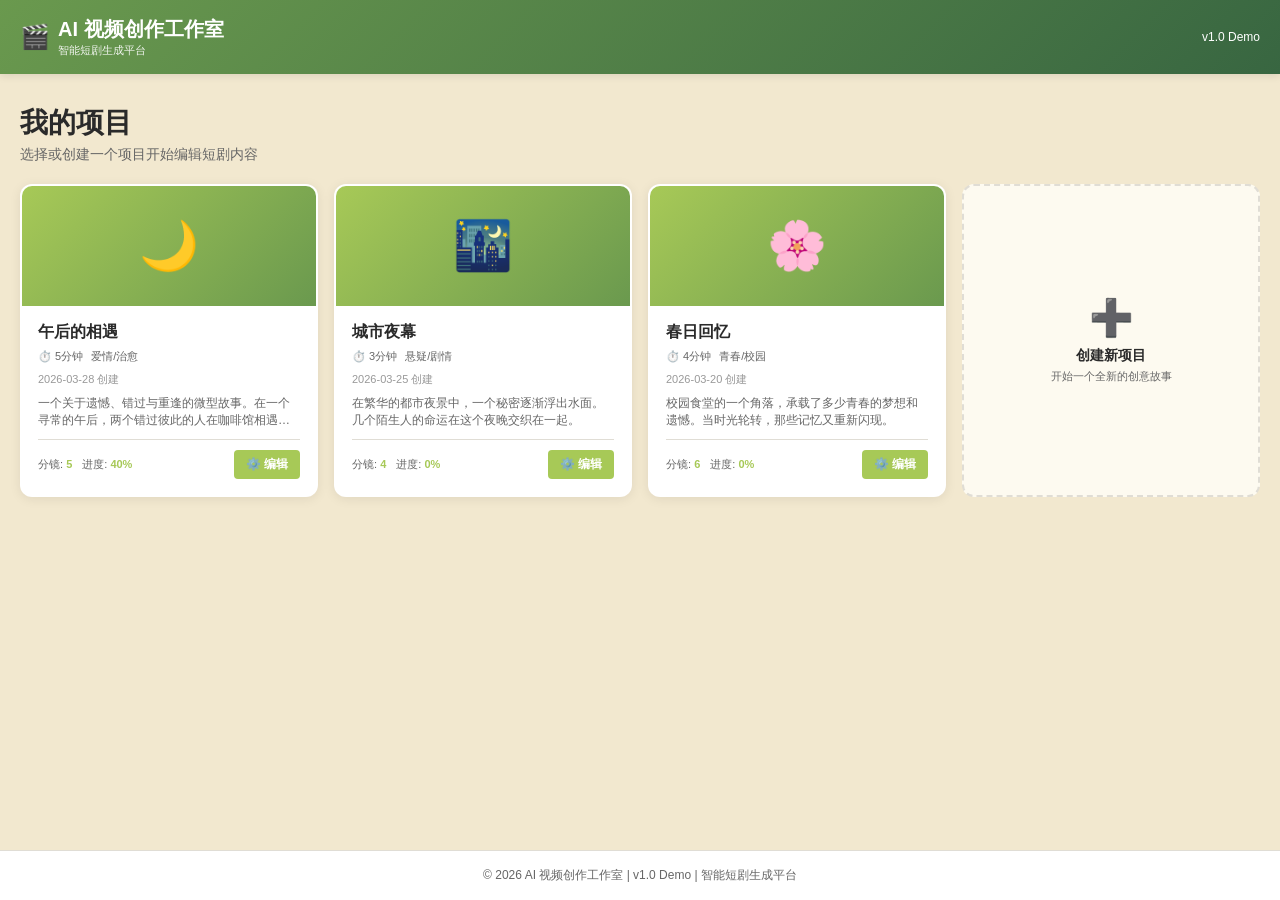
<file: index.html>
<!DOCTYPE html>
<html lang="zh-CN">
<head>
    <meta charset="UTF-8">
    <meta name="viewport" content="width=device-width, initial-scale=1.0">
    <title>AI 视频生成工作室 - 项目仪表板</title>
    <style>
        * {
            margin: 0;
            padding: 0;
            box-sizing: border-box;
        }

        body {
            background-color: #F2E8CF;
            font-family: -apple-system, BlinkMacSystemFont, 'Segoe UI', Roboto, 'Helvetica Neue', Arial, sans-serif;
            display: flex;
            flex-direction: column;
            min-height: 100vh;
        }

        main {
            flex: 1;
        }

        /* 顶部导航 */
        .header {
            background: linear-gradient(135deg, #6A994E 0%, #386641 100%);
            color: white;
            padding: 16px 20px;
            box-shadow: 0 2px 8px rgba(0, 0, 0, 0.1);
        }

        .header-content {
            max-width: 1600px;
            margin: 0 auto;
            display: flex;
            justify-content: space-between;
            align-items: center;
        }

        .logo {
            display: flex;
            align-items: center;
            gap: 8px;
        }

        .logo-text h1 {
            margin: 0;
            font-size: 20px;
            font-weight: 600;
        }

        .logo-text p {
            margin: 0;
            font-size: 11px;
            opacity: 0.9;
        }

        /* 仪表板容器 */
        .dashboard-container {
            max-width: 1600px;
            margin: 30px auto;
            padding: 0 20px;
        }

        .dashboard-title {
            font-size: 28px;
            font-weight: 700;
            color: #2a2a2a;
            margin-bottom: 4px;
        }

        .dashboard-subtitle {
            font-size: 14px;
            color: #666666;
            margin-bottom: 20px;
        }

        /* 项目网格 */
        .projects-grid {
            display: grid;
            grid-template-columns: repeat(5, 1fr);
            gap: 16px;
            margin-bottom: 20px;
        }

        /* 项目卡片 */
        .project-card {
            background: white;
            border-radius: 12px;
            overflow: hidden;
            box-shadow: 0 2px 12px rgba(0, 0, 0, 0.08);
            transition: all 0.3s ease;
            cursor: pointer;
            display: flex;
            flex-direction: column;
            border: 2px solid transparent;
        }

        .project-card:hover {
            transform: translateY(-4px);
            box-shadow: 0 8px 24px rgba(0, 0, 0, 0.12);
            border-color: #A7C957;
        }

        .project-card-image {
            width: 100%;
            height: 120px;
            background: linear-gradient(135deg, #A7C957 0%, #6A994E 100%);
            display: flex;
            align-items: center;
            justify-content: center;
            font-size: 48px;
        }

        .project-card-content {
            padding: 16px;
            flex: 1;
            display: flex;
            flex-direction: column;
        }

        .project-card-title {
            font-size: 16px;
            font-weight: 600;
            color: #2a2a2a;
            margin-bottom: 6px;
        }

        .project-card-meta {
            display: flex;
            gap: 8px;
            font-size: 11px;
            color: #666666;
            margin-bottom: 8px;
        }

        .project-card-meta span {
            display: flex;
            align-items: center;
            gap: 2px;
        }

        .project-card-desc {
            font-size: 12px;
            color: #666666;
            line-height: 1.4;
            margin-bottom: auto;
            min-height: 30px;
            display: -webkit-box;
            -webkit-line-clamp: 2;
            line-clamp: 2;
            -webkit-box-orient: vertical;
            overflow: hidden;
        }

        .project-card-footer {
            display: flex;
            justify-content: space-between;
            align-items: center;
            padding-top: 10px;
            border-top: 1px solid #e0ddd5;
            margin-top: 10px;
        }

        .project-stats {
            display: flex;
            gap: 10px;
            font-size: 11px;
        }

        .stat-item {
            color: #666666;
        }

        .stat-value {
            font-weight: 600;
            color: #A7C957;
        }

        .project-btn {
            background-color: #A7C957;
            color: white;
            border: none;
            padding: 6px 12px;
            border-radius: 4px;
            font-size: 12px;
            font-weight: 600;
            cursor: pointer;
            transition: all 0.3s ease;
            white-space: nowrap;
        }

        .project-btn:hover {
            background-color: #95b84e;
            transform: scale(1.05);
        }

        .project-btn:active {
            transform: scale(0.98);
        }

        /* 新建项目卡片 */
        .create-project-card {
            background: #fdfaf0;
            border: 2px dashed #e0ddd5;
            border-radius: 12px;
            padding: 20px 16px;
            display: flex;
            flex-direction: column;
            align-items: center;
            justify-content: center;
            cursor: pointer;
            transition: all 0.3s ease;
        }

        .create-project-card:hover {
            border-color: #A7C957;
            background: #f5f0e8;
        }

        .create-icon {
            font-size: 36px;
            margin-bottom: 8px;
        }

        .create-text {
            font-size: 14px;
            font-weight: 600;
            color: #2a2a2a;
            text-align: center;
        }

        .create-subtext {
            font-size: 11px;
            color: #666666;
            text-align: center;
            margin-top: 4px;
        }

        /* 页脚 */
        .footer {
            background: white;
            border-top: 1px solid #e0ddd5;
            padding: 16px 20px;
            margin-top: auto;
            text-align: center;
            color: #666666;
            font-size: 12px;
        }

        /* 响应式 */
        @media (max-width: 1400px) {
            .projects-grid {
                grid-template-columns: repeat(4, 1fr);
            }
        }

        @media (max-width: 1024px) {
            .projects-grid {
                grid-template-columns: repeat(3, 1fr);
            }
        }

        @media (max-width: 768px) {
            .projects-grid {
                grid-template-columns: repeat(2, 1fr);
                gap: 12px;
            }

            .header-content {
                flex-direction: column;
                gap: 12px;
                text-align: center;
            }

            .dashboard-container {
                padding: 0 12px;
            }

            .dashboard-title {
                font-size: 22px;
            }
        }

        @media (max-width: 480px) {
            .projects-grid {
                grid-template-columns: 1fr;
            }
        }
    </style>
</head>
<body>
    <!-- 顶部导航 -->
    <header class="header">
        <div class="header-content">
            <div class="logo">
                <div style="font-size: 24px;">🎬</div>
                <div class="logo-text">
                    <h1>AI 视频创作工作室</h1>
                    <p>智能短剧生成平台</p>
                </div>
            </div>
            <div style="color: white; font-size: 12px;">v1.0 Demo</div>
        </div>
    </header>

    <!-- 主内容 -->
    <main>
        <div class="dashboard-container">
        <h2 class="dashboard-title">我的项目</h2>
        <p class="dashboard-subtitle">选择或创建一个项目开始编辑短剧内容</p>

        <!-- 项目网格 -->
        <div class="projects-grid">
            <!-- 项目1: 午后的相遇 -->
            <div class="project-card" style="cursor: default;">
                <div class="project-card-image">🌙</div>
                <div class="project-card-content">
                    <div class="project-card-title">午后的相遇</div>
                    <div class="project-card-meta">
                        <span>⏱️ 5分钟</span>
                        <span>爱情/治愈</span>
                    </div>
                    <div style="font-size: 11px; color: #999; margin-bottom: 8px;">2026-03-28 创建</div>
                    <p class="project-card-desc">
                        一个关于遗憾、错过与重逢的微型故事。在一个寻常的午后，两个错过彼此的人在咖啡馆相遇，却在最后一刻再次错过。
                    </p>
                    <div class="project-card-footer">
                        <div class="project-stats">
                            <div class="stat-item">分镜: <span class="stat-value">5</span></div>
                            <div class="stat-item">进度: <span class="stat-value">40%</span></div>
                        </div>
                        <div style="display: flex; gap: 8px;">
                            <button class="project-btn" onclick="goToProject('dashboard.html')" style="flex: 1;">⚙️ 编辑</button>
                        </div>
                    </div>
                </div>
            </div>

            <!-- 项目2: 城市夜幕 -->
            <div class="project-card" style="cursor: default;">
                <div class="project-card-image">🌃</div>
                <div class="project-card-content">
                    <div class="project-card-title">城市夜幕</div>
                    <div class="project-card-meta">
                        <span>⏱️ 3分钟</span>
                        <span>悬疑/剧情</span>
                    </div>
                    <div style="font-size: 11px; color: #999; margin-bottom: 8px;">2026-03-25 创建</div>
                    <p class="project-card-desc">
                        在繁华的都市夜景中，一个秘密逐渐浮出水面。几个陌生人的命运在这个夜晚交织在一起。
                    </p>
                    <div class="project-card-footer">
                        <div class="project-stats">
                            <div class="stat-item">分镜: <span class="stat-value">4</span></div>
                            <div class="stat-item">进度: <span class="stat-value">0%</span></div>
                        </div>
                        <div style="display: flex; gap: 8px;">
                            <button class="project-btn" onclick="return false;" style="flex: 1;">⚙️ 编辑</button>
                        </div>
                    </div>
                </div>
            </div>

            <!-- 项目3: 春日回忆 -->
            <div class="project-card" style="cursor: default;">
                <div class="project-card-image">🌸</div>
                <div class="project-card-content">
                    <div class="project-card-title">春日回忆</div>
                    <div class="project-card-meta">
                        <span>⏱️ 4分钟</span>
                        <span>青春/校园</span>
                    </div>
                    <div style="font-size: 11px; color: #999; margin-bottom: 8px;">2026-03-20 创建</div>
                    <p class="project-card-desc">
                        校园食堂的一个角落，承载了多少青春的梦想和遗憾。当时光轮转，那些记忆又重新闪现。
                    </p>
                    <div class="project-card-footer">
                        <div class="project-stats">
                            <div class="stat-item">分镜: <span class="stat-value">6</span></div>
                            <div class="stat-item">进度: <span class="stat-value">0%</span></div>
                        </div>
                        <div style="display: flex; gap: 8px;">
                            <button class="project-btn" onclick="return false;" style="flex: 1;">⚙️ 编辑</button>
                        </div>
                    </div>
                </div>
            </div>

            <!-- 创建新项目卡片 -->
            <div class="create-project-card" onclick="alert('新建项目功能即将上线...')">
                <div class="create-icon">➕</div>
                <div class="create-text">创建新项目</div>
                <div class="create-subtext">开始一个全新的创意故事</div>
            </div>
        </div>
        </div>
    </main>

    <!-- 页脚 -->
    <footer class="footer">
        <p>© 2026 AI 视频创作工作室 | v1.0 Demo | 智能短剧生成平台</p>
    </footer>

    <script>
        function goToProject(url) {
            window.location.href = url;
        }
    </script>
</body>
</html>
</file>
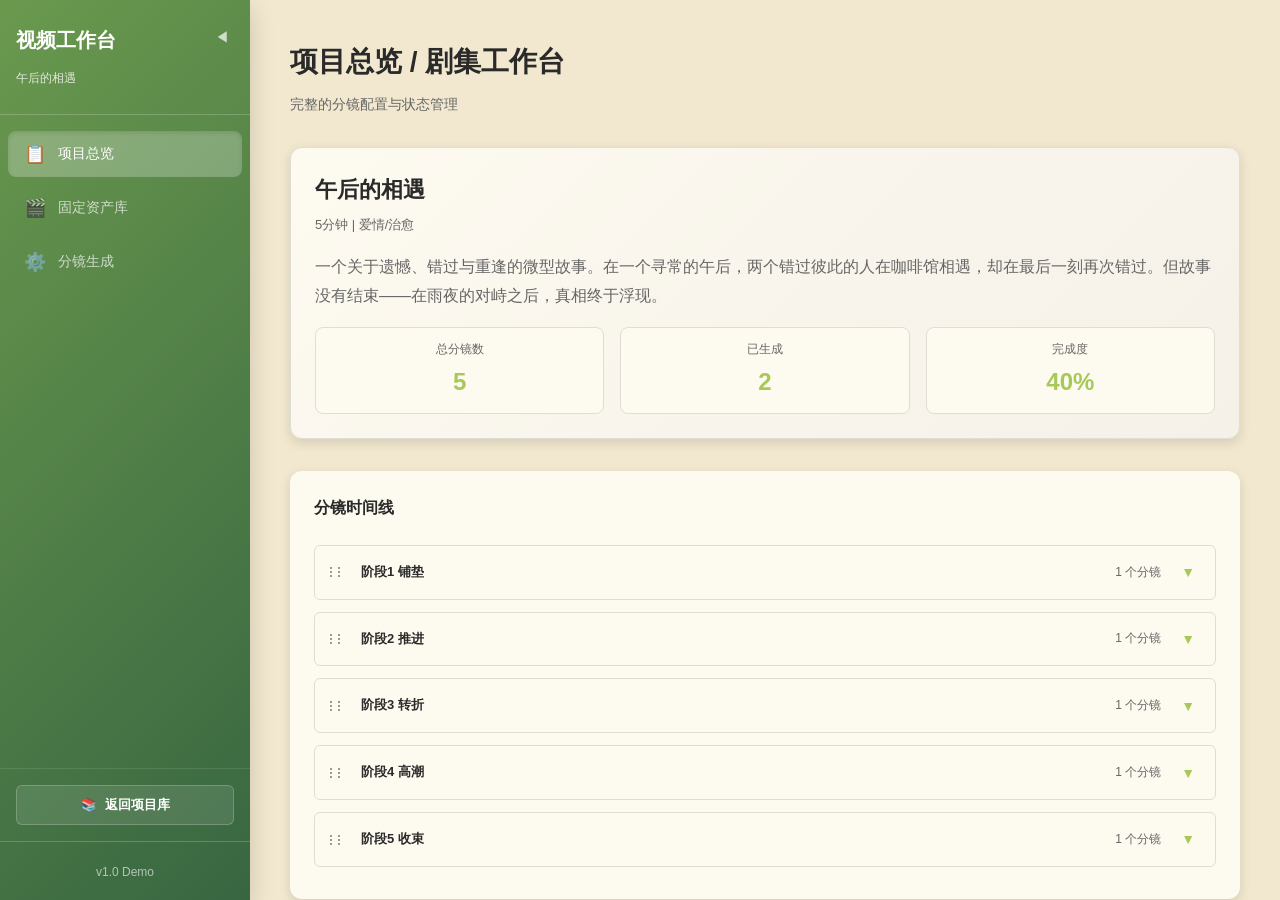
<file: dashboard.html>
<!DOCTYPE html>
<html lang="zh-CN">
<head>
    <meta charset="UTF-8">
    <meta name="viewport" content="width=device-width, initial-scale=1.0">
    <title>AI 视频生成控制工作台</title>
    <link rel="stylesheet" href="styles.css">
</head>
<body>
    <!-- 侧边栏导航 -->
    <aside class="sidebar" id="sidebar">
        <div class="sidebar-header">
            <div style="display: flex; justify-content: space-between; align-items: flex-start; width: 100%;">
                <div>
                    <h1>视频工作台</h1>
                    <span class="project-title">午后的相遇</span>
                </div>
                <button id="sidebarToggle" class="sidebar-toggle" onclick="toggleSidebar()">
                    <span class="toggle-icon">◀</span>
                </button>
            </div>
        </div>
        <nav class="sidebar-nav">
            <button class="nav-btn active" data-page="overview">
                <span class="nav-icon">📋</span>
                <span>项目总览</span>
            </button>
            <button class="nav-btn" data-page="assets">
                <span class="nav-icon">🎬</span>
                <span>固定资产库</span>
            </button>
            <button class="nav-btn" data-page="control">
                <span class="nav-icon">⚙️</span>
                <span>分镜生成</span>
            </button>
        </nav>
        <div style="padding: 16px; margin-top: auto; border-top: 1px solid rgba(255,255,255,0.1);">
            <button onclick="window.location.href='index.html'" style="width: 100%; padding: 10px 16px; background-color: rgba(255,255,255,0.1); color: white; border: 1px solid rgba(255,255,255,0.2); border-radius: 6px; font-size: 13px; font-weight: 600; cursor: pointer; transition: all 0.3s ease;">
                <span style="margin-right: 8px;">📚</span>返回项目库
            </button>
        </div>
        <div class="sidebar-footer">
            <span class="version">v1.0 Demo</span>
        </div>
    </aside>

    <!-- 主内容区 -->
    <main class="main-content">
        <!-- 页面1：项目总览 -->
        <section id="overview-page" class="page active">
            <div class="page-header">
                <h2>项目总览 / 剧集工作台</h2>
                <p class="subtitle">完整的分镜配置与状态管理</p>
            </div>

            <div class="overview-container">
                <!-- 剧集信息卡 -->
                <div class="episode-info-card">
                    <div class="episode-header">
                        <h3 id="episodeTitle">午后的相遇</h3>
                        <span class="episode-meta">5分钟 | 爱情/治愈</span>
                    </div>
                    <p id="episodeSummary" class="episode-summary"></p>
                    <div class="episode-stats">
                        <div class="stat">
                            <span class="stat-label">总分镜数</span>
                            <span class="stat-value" id="totalShots">5</span>
                        </div>
                        <div class="stat">
                            <span class="stat-label">已生成</span>
                            <span class="stat-value" id="completedShots">5</span>
                        </div>
                        <div class="stat">
                            <span class="stat-label">完成度</span>
                            <span class="stat-value" id="completionRate">100%</span>
                        </div>
                    </div>
                </div>

                <!-- 分镜时间线 -->
                <div class="timeline-section">
                    <h3>分镜时间线</h3>
                    <div class="timeline" id="overviewTimeline"></div>
                </div>
            </div>
        </section>

        <!-- 页面2：固定资产库 -->
        <section id="assets-page" class="page">
            <div class="page-header">
                <h2>固定资产库</h2>
                <p class="subtitle">角色、场景、道具、风格的统一管理</p>
            </div>

            <div class="assets-container">
                <!-- 资产分类标签页 -->
                <div class="assets-tabs">
                    <button class="asset-tab active" data-asset-type="characters">👤 角色</button>
                    <button class="asset-tab" data-asset-type="scenes">🏞️ 场景</button>
                    <button class="asset-tab" data-asset-type="props">🎁 道具</button>
                    <button class="asset-tab" data-asset-type="styles">🎨 风格</button>
                </div>

                <!-- 资产卡片容器 -->
                <div class="assets-grid-wrapper">
                    <div id="assetsGrid" class="assets-grid"></div>
                </div>
            </div>

            <!-- 资产编辑弹窗 -->
            <div id="assetEditModal" class="modal" style="display: none;">
                <div class="modal-content asset-edit-modal-content">
                    <div class="modal-header">
                        <h3 id="assetEditTitle" class="asset-title-editable asset-title-display" ondblclick="editAssetTitle()">资产名称</h3>
                        <input type="text" id="assetEditTitleInput" class="asset-title-input asset-title-input-control" onblur="saveAssetTitle()" onkeydown="if(event.key==='Enter') saveAssetTitle()">
                        <button class="modal-close" onclick="closeAssetEditModal()">&times;</button>
                    </div>

                    <div class="modal-body">
                        <!-- 说明 (必需) -->
                        <div class="form-group">
                            <label>说明 <span style="color: #A7C957;">*</span></label>
                            <textarea id="assetEditDescription" class="form-control" rows="3"></textarea>
                        </div>

                        <!-- 属性列表 -->
                        <div class="form-group" style="margin-top: 20px; padding-top: 16px; border-top: 1px solid #e0ddd5;">
                            <div style="display: flex; justify-content: space-between; align-items: center; margin-bottom: 12px;">
                                <label style="margin: 0; font-weight: 600;">其他属性</label>
                                <button class="btn-add-attr" onclick="addAttributeField()">+ 添加属性</button>
                            </div>
                            <div id="assetExtraAttributes" class="asset-extra-attributes">
                                <!-- 动态加载额外属性 -->
                            </div>
                        </div>
                    </div>

                    <div class="modal-footer">
                        <button class="btn btn-danger" onclick="deleteAsset()" style="margin-right: auto;">🗑️ 删除</button>
                        <button class="btn btn-secondary" onclick="closeAssetEditModal()">关闭</button>
                        <button class="btn btn-primary" onclick="saveAssetEdit()">保存</button>
                    </div>
                </div>
            </div>
        </section>

        <!-- 页面3：分镜结构化控制 -->
        <section id="control-page" class="page">
            <div class="page-header">
                <h2>分镜生成</h2>
                <p class="subtitle">核心编辑界面</p>
            </div>

            <div class="control-layout">
                <!-- 左侧：分镜列表 -->
                <div class="control-left">
                    <h3>分镜列表</h3>
                    <div id="controlShotList" class="shot-list"></div>
                </div>

                <!-- 中间：配置表单 -->
                <div class="control-middle">
                    <div class="form-header">
                        <h3>分镜配置</h3>
                        <button id="editModeToggle" class="btn-edit-toggle">✏️ 编辑</button>
                    </div>
                    <div id="configForm" class="config-form">
                        <!-- 动态加载表单内容 -->
                    </div>
                </div>

                <!-- 右侧：预览区 -->
                <div class="control-right">
                    <div class="preview-section">
                        <h3>生成预览</h3>
                        <div id="previewArea" class="preview-area">
                            <div class="preview-placeholder">选择分镜查看预览</div>
                        </div>
                        <button id="generateBtn" class="btn-generate" style="display:none;">
                            🚀 生成分镜
                        </button>
                    </div>

                    <!-- 版本历史 -->
                    <div class="history-section">
                        <h3>版本历史</h3>
                        <div id="versionHistory" class="version-history">
                            <p class="placeholder-text">暂无版本</p>
                        </div>
                        <button id="regenBtn" class="btn-regen" style="display:none;">
                            🔄 局部重生成
                        </button>
                    </div>
                </div>
            </div>
        </section>
    </main>

    <!-- 模态框：一致性提醒 -->
    <div id="consistencyModal" class="modal" style="display:none;">
        <div class="modal-content">
            <h3>⚠️ 连续性检查</h3>
            <p id="consistencyMessage"></p>
            <div class="modal-actions">
                <button id="continueBtn" class="btn btn-primary">继续</button>
                <button id="cancelBtn" class="btn btn-secondary">取消</button>
            </div>
        </div>
    </div>

    <!-- 模态框：生成加载 -->
    <div id="loadingModal" class="modal" style="display:none;">
        <div class="modal-content loading-modal">
            <div class="spinner"></div>
            <p>AI 正在生成分镜...</p>
            <span class="loading-subtitle">这通常需要 30-60 秒</span>
        </div>
    </div>

    <script src="app.js"></script>
</body>
</html>
</file>
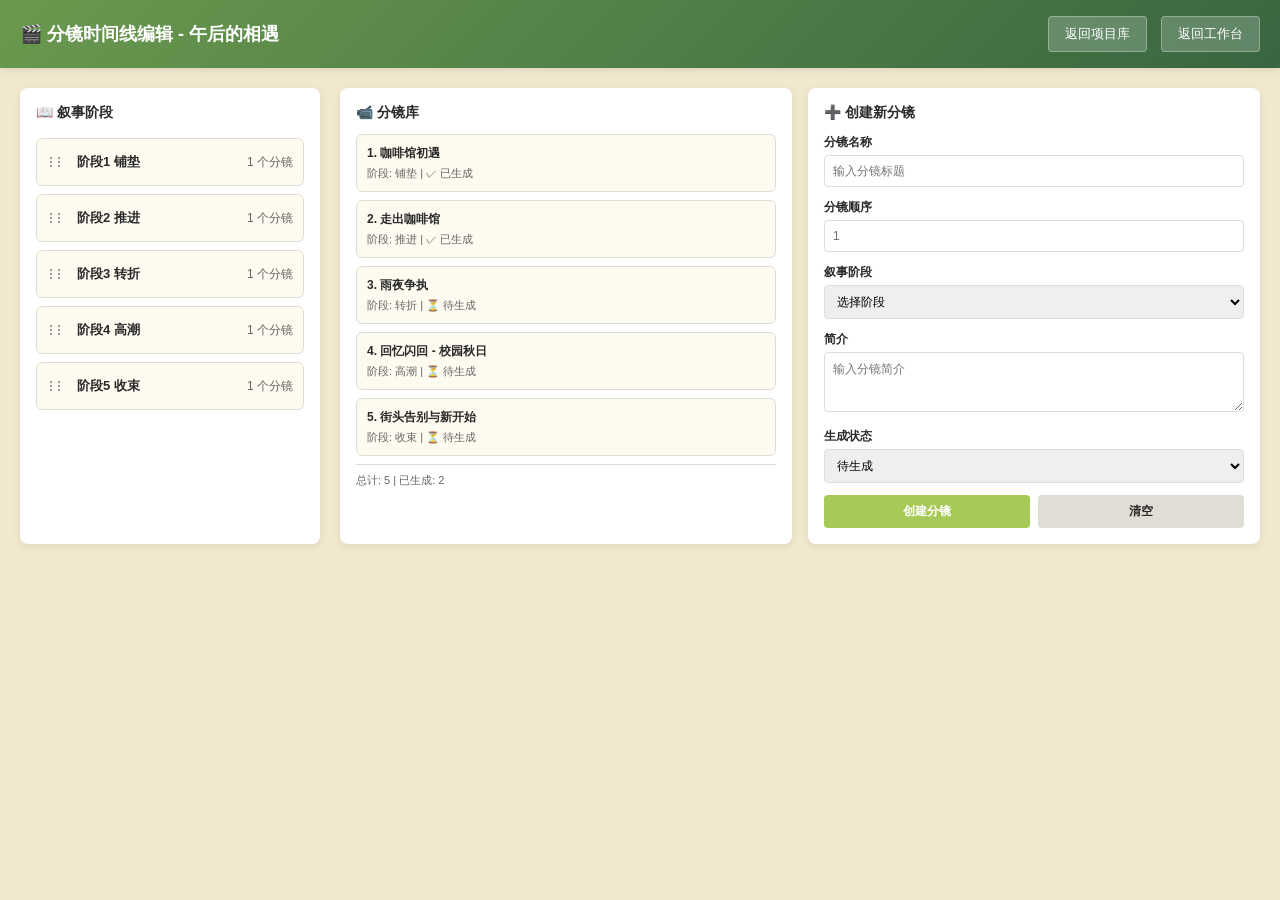
<file: narrative-timeline.html>
<!DOCTYPE html>
<html lang="zh-CN">
<head>
    <meta charset="UTF-8">
    <meta name="viewport" content="width=device-width, initial-scale=1.0">
    <title>分镜时间线编辑 - 午后的相遇</title>
    <style>
        * {
            margin: 0;
            padding: 0;
            box-sizing: border-box;
        }

        body {
            background-color: #F2E8CF;
            font-family: -apple-system, BlinkMacSystemFont, 'Segoe UI', Roboto, 'Helvetica Neue', Arial, sans-serif;
        }

        .header {
            background: linear-gradient(135deg, #6A994E 0%, #386641 100%);
            color: white;
            padding: 16px 20px;
            box-shadow: 0 2px 8px rgba(0, 0, 0, 0.1);
            display: flex;
            justify-content: space-between;
            align-items: center;
        }

        .logo {
            font-size: 18px;
            font-weight: 600;
        }

        .nav-buttons button {
            background-color: rgba(255,255,255,0.2);
            color: white;
            border: 1px solid rgba(255,255,255,0.3);
            padding: 8px 16px;
            margin-left: 10px;
            border-radius: 4px;
            cursor: pointer;
            font-size: 13px;
            transition: all 0.3s;
        }

        .nav-buttons button:hover {
            background-color: rgba(255,255,255,0.3);
        }

        .container {
            max-width: 1600px;
            margin: 20px auto;
            padding: 0 20px;
            display: grid;
            grid-template-columns: 300px 1fr;
            gap: 20px;
        }

        /* 左侧：阶段管理 */
        .stages-panel {
            background: white;
            border-radius: 8px;
            padding: 16px;
            box-shadow: 0 2px 8px rgba(0,0,0,0.08);
            max-height: 70vh;
            overflow-y: auto;
        }

        .stages-panel h3 {
            font-size: 14px;
            font-weight: 600;
            margin-bottom: 16px;
            color: #2a2a2a;
        }

        .stage-item {
            background: #fdfaf0;
            border: 1px solid #e0ddd5;
            border-radius: 6px;
            padding: 10px;
            margin-bottom: 8px;
            cursor: move;
            transition: all 0.3s;
            display: flex;
            align-items: center;
            gap: 8px;
        }

        .stage-item:hover {
            background: #f5f0e8;
            border-color: #A7C957;
        }

        .stage-handle {
            color: #999;
            font-size: 16px;
            cursor: grab;
        }

        .stage-handle:active {
            cursor: grabbing;
        }

        .stage-info {
            flex: 1;
            min-width: 0;
            display: flex;
            justify-content: space-between;
            align-items: center;
            gap: 8px;
        }

        .stage-name {
            font-size: 13px;
            font-weight: 600;
            color: #2a2a2a;
            word-break: break-all;
            cursor: pointer;
            padding: 4px 6px;
            border-radius: 3px;
            transition: all 0.2s;
        }

        .stage-name:hover {
            background-color: rgba(167, 201, 87, 0.1);
        }

        .stage-name[contenteditable="true"] {
            background-color: white;
            border: 1px solid #A7C957;
            outline: none;
        }

        .stage-count {
            font-size: 12px;
            color: #666;
            white-space: nowrap;
            flex-shrink: 0;
        }

        .stage-actions {
            display: flex;
            gap: 4px;
        }

        .stage-btn {
            background: none;
            border: none;
            cursor: pointer;
            font-size: 14px;
            color: #999;
            transition: color 0.3s;
        }

        .stage-btn:hover {
            color: #A7C957;
        }

        /* 右侧：主内容区 */
        .main-content {
            display: grid;
            grid-template-rows: 1fr;
            gap: 16px;
        }

        /* 下方：分镜库和创建表单 */
        .bottom-area {
            display: grid;
            grid-template-columns: 1fr 1fr;
            gap: 16px;
        }

        .shots-library {
            background: white;
            border-radius: 8px;
            padding: 16px;
            box-shadow: 0 2px 8px rgba(0,0,0,0.08);
        }

        .shots-library h3 {
            font-size: 14px;
            font-weight: 600;
            margin-bottom: 12px;
            color: #2a2a2a;
        }

        .shot-card {
            background: #fdfaf0;
            border: 1px solid #e0ddd5;
            border-radius: 6px;
            padding: 10px;
            margin-bottom: 8px;
            cursor: move;
            transition: all 0.3s;
        }

        .shot-card:hover {
            background: #f5f0e8;
            border-color: #A7C957;
            transform: translateX(4px);
        }

        .shot-card-title {
            font-size: 12px;
            font-weight: 600;
            color: #2a2a2a;
            margin-bottom: 4px;
        }

        .shot-card-meta {
            font-size: 11px;
            color: #666;
        }

        .create-shot-form {
            background: white;
            border-radius: 8px;
            padding: 16px;
            box-shadow: 0 2px 8px rgba(0,0,0,0.08);
        }

        .create-shot-form h3 {
            font-size: 14px;
            font-weight: 600;
            margin-bottom: 12px;
            color: #2a2a2a;
        }

        .form-group {
            margin-bottom: 12px;
        }

        .form-group label {
            display: block;
            font-size: 12px;
            font-weight: 600;
            color: #2a2a2a;
            margin-bottom: 4px;
        }

        .form-group input,
        .form-group textarea,
        .form-group select {
            width: 100%;
            padding: 8px;
            border: 1px solid #e0ddd5;
            border-radius: 4px;
            font-size: 12px;
            font-family: inherit;
        }

        .form-group textarea {
            min-height: 60px;
            resize: vertical;
        }

        .form-group input:focus,
        .form-group textarea:focus,
        .form-group select:focus {
            outline: none;
            border-color: #A7C957;
            box-shadow: 0 0 0 3px rgba(167, 201, 87, 0.1);
        }

        .form-buttons {
            display: flex;
            gap: 8px;
        }

        .btn {
            flex: 1;
            padding: 8px;
            border: none;
            border-radius: 4px;
            font-size: 12px;
            font-weight: 600;
            cursor: pointer;
            transition: all 0.3s;
        }

        .btn-create {
            background-color: #A7C957;
            color: white;
        }

        .btn-create:hover {
            background-color: #95b84e;
        }

        .btn-cancel {
            background-color: #e0ddd5;
            color: #2a2a2a;
        }

        .btn-cancel:hover {
            background-color: #d5d0c5;
        }

        .stats {
            font-size: 11px;
            color: #666;
            margin-top: 8px;
            padding-top: 8px;
            border-top: 1px solid #e0ddd5;
        }



        @media (max-width: 1200px) {
            .container {
                grid-template-columns: 1fr;
            }

            .bottom-area {
                grid-template-columns: 1fr;
            }
        }
    </style>
</head>
<body>
    <header class="header">
        <div class="logo">🎬 分镜时间线编辑 - 午后的相遇</div>
        <div class="nav-buttons">
            <button onclick="goBackToDashboard()">返回项目库</button>
            <button onclick="goBackToControl()">返回工作台</button>
        </div>
    </header>

    <div class="container">
        <!-- 左侧：阶段管理 -->
        <div class="stages-panel">
            <h3>📖 叙事阶段</h3>
            <div id="stagesList"></div>
        </div>

        <!-- 右侧：主内容 -->
        <div class="main-content">
            <!-- 下方：分镜库和创建表单 -->
            <div class="bottom-area">
                <!-- 分镜库 -->
                <div class="shots-library">
                    <h3>📹 分镜库</h3>
                    <div id="shotsList"></div>
                    <div class="stats" id="shotsStats"></div>
                </div>

                <!-- 创建新分镜 -->
                <div class="create-shot-form">
                    <h3>➕ 创建新分镜</h3>
                    <form id="createShotForm">
                        <div class="form-group">
                            <label>分镜名称</label>
                            <input type="text" id="shotTitle" placeholder="输入分镜标题" required>
                        </div>
                        <div class="form-group">
                            <label>分镜顺序</label>
                            <input type="number" id="shotNumber" placeholder="1" min="1" required>
                        </div>
                        <div class="form-group">
                            <label>叙事阶段</label>
                            <select id="shotStage" required>
                                <option value="">选择阶段</option>
                            </select>
                        </div>
                        <div class="form-group">
                            <label>简介</label>
                            <textarea id="shotDesc" placeholder="输入分镜简介"></textarea>
                        </div>
                        <div class="form-group">
                            <label>生成状态</label>
                            <select id="shotStatus">
                                <option value="pending">待生成</option>
                                <option value="completed">已生成</option>
                            </select>
                        </div>
                        <div class="form-buttons">
                            <button type="submit" class="btn btn-create">创建分镜</button>
                            <button type="reset" class="btn btn-cancel">清空</button>
                        </div>
                    </form>
                </div>
            </div>
        </div>
    </div>

    <script>
        // 数据容器
        let narrativeStages = [];
        let allShots = [];
        let appData = {};

        // DataManager 类 - 数据管理
        class DataManager {
            constructor() {
                this.loadData();
            }

            loadData() {
                const stored = localStorage.getItem('project_data');
                if (stored) {
                    appData = JSON.parse(stored);
                } else {
                    appData = {
                        projectId: 'proj_001',
                        title: '午后的相遇',
                        shots: [],
                        narrativeStages: []
                    };
                }
            }

            save() {
                appData.shots = allShots;
                appData.narrativeStages = narrativeStages;
                localStorage.setItem('project_data', JSON.stringify(appData));
            }
        }

        const dataManager = new DataManager();

        // 初始化
        function init() {
            loadData();
            renderStagesList();
            renderShotsList();
            populateStageSelect();
        }

        // 加载数据
        function loadData() {
            allShots = appData.shots || [];
            narrativeStages = appData.narrativeStages || [
                { stageId: 'stage_001', stageName: '铺垫', stageOrder: 1, description: '故事背景与人物介绍' },
                { stageId: 'stage_002', stageName: '推进', stageOrder: 2, description: '情节发展与矛盾出现' },
                { stageId: 'stage_003', stageName: '转折', stageOrder: 3, description: '关键转折点' },
                { stageId: 'stage_004', stageName: '高潮', stageOrder: 4, description: '情感与动作高潮' },
                { stageId: 'stage_005', stageName: '收束', stageOrder: 5, description: '故事结局与余韵' }
            ];
        }

        // 渲染阶段列表
        function renderStagesList() {
            const container = document.getElementById('stagesList');
            container.innerHTML = narrativeStages.map((stage, idx) => {
                const shotsInStage = allShots.filter(s => s.narrative_stage === stage.stageName);
                return `
                    <div class="stage-item" draggable="true" data-stage-id="${stage.stageId}">
                        <span class="stage-handle">⋮⋮</span>
                        <div class="stage-info">
                            <div class="stage-name" data-stage-id="${stage.stageId}" data-stage-order="${stage.stageOrder}">阶段${stage.stageOrder} ${stage.stageName}</div>
                            <div class="stage-count">${shotsInStage.length} 个分镜</div>
                        </div>
                    </div>
                `;
            }).join('');
            addStageDragListeners();
            addStageNameEditListeners();
        }

        // 添加阶段名称编辑监听
        function addStageNameEditListeners() {
            document.querySelectorAll('.stage-name').forEach(elem => {
                elem.addEventListener('click', (e) => {
                    e.stopPropagation();
                    const stageId = elem.dataset.stageId;
                    const stageOrder = elem.dataset.stageOrder;
                    const stage = narrativeStages.find(s => s.stageId === stageId);
                    if (!stage) return;
                    
                    // 获取原始文本（去掉"阶段X "部分）
                    const originalText = stage.stageName;
                    
                    // 设置为可编辑
                    elem.contentEditable = 'true';
                    elem.textContent = `阶段${stageOrder} ${originalText}`;
                    elem.focus();
                    
                    // 选中文本中的阶段名部分
                    const range = document.createRange();
                    const start = `阶段${stageOrder} `.length;
                    range.setStart(elem.firstChild, start);
                    range.setEnd(elem.firstChild, elem.textContent.length);
                    window.getSelection().removeAllRanges();
                    window.getSelection().addRange(range);
                    
                    // 保存修改
                    function saveStage() {
                        const fullText = elem.textContent;
                        const prefix = `阶段${stageOrder} `;
                        const newName = fullText.startsWith(prefix) ? fullText.substring(prefix.length) : fullText;
                        
                        if (newName.trim() && newName !== originalText) {
                            stage.stageName = newName.trim();
                            dataManager.save();
                        }
                        
                        elem.contentEditable = 'false';
                        renderStagesList();
                        populateStageSelect();
                    }
                    
                    elem.addEventListener('blur', saveStage, { once: true });
                    elem.addEventListener('keydown', (e) => {
                        if (e.key === 'Enter') {
                            e.preventDefault();
                            saveStage();
                        } else if (e.key === 'Escape') {
                            elem.contentEditable = 'false';
                            renderStagesList();
                        }
                    });
                });
            });
        }

        // 添加阶段拖拽监听
        function addStageDragListeners() {
            const stageItems = document.querySelectorAll('.stage-item');
            let draggedItem = null;

            stageItems.forEach(item => {
                item.addEventListener('dragstart', (e) => {
                    draggedItem = item;
                    item.style.opacity = '0.5';
                });

                item.addEventListener('dragend', (e) => {
                    item.style.opacity = '1';
                });

                item.addEventListener('dragover', (e) => {
                    e.preventDefault();
                });

                item.addEventListener('drop', (e) => {
                    e.preventDefault();
                    if (draggedItem !== item) {
                        const draggedId = draggedItem.dataset.stageId;
                        const targetId = item.dataset.stageId;
                        
                        const draggedStage = narrativeStages.find(s => s.stageId === draggedId);
                        const targetStage = narrativeStages.find(s => s.stageId === targetId);
                        
                        if (draggedStage && targetStage) {
                            [draggedStage.stageOrder, targetStage.stageOrder] = 
                            [targetStage.stageOrder, draggedStage.stageOrder];
                            narrativeStages.sort((a, b) => a.stageOrder - b.stageOrder);
                            dataManager.save();
                            renderStagesList();
                        }
                    }
                });
            });
        }



        // 渲染分镜库
        function renderShotsList() {
            const container = document.getElementById('shotsList');
            container.innerHTML = allShots.map(shot => `
                <div class="shot-card" draggable="true" data-shot-id="${shot.shotId}">
                    <div class="shot-card-title">${shot.shotNumber}. ${shot.title}</div>
                    <div class="shot-card-meta">
                        阶段: ${shot.narrative_stage || '未分配'} | 
                        ${shot.status === 'completed' ? '✓ 已生成' : '⏳ 待生成'}
                    </div>
                </div>
            `).join('');

            // 更新统计
            const stats = document.getElementById('shotsStats');
            const generatedCount = allShots.filter(s => s.status === 'completed').length;
            stats.textContent = `总计: ${allShots.length} | 已生成: ${generatedCount}`;
        }

        // 填充阶段选择
        function populateStageSelect() {
            const select = document.getElementById('shotStage');
            select.innerHTML = '<option value="">选择阶段</option>' + narrativeStages.map(stage => 
                `<option value="${stage.stageName}">${stage.stageName}</option>`
            ).join('');
        }

        // 编辑阶段
        function editStage(stageId) {
            const stage = narrativeStages.find(s => s.stageId === stageId);
            if (!stage) return;
            
            const newName = prompt('输入新的阶段名称:', stage.stageName);
            if (newName && newName.trim()) {
                stage.stageName = newName.trim();
                dataManager.save();
                renderStagesList();
                populateStageSelect();
            }
        }

        // 创建新分镜
        document.getElementById('createShotForm').addEventListener('submit', (e) => {
            e.preventDefault();
            
            // 生成新的 shotId
            const maxNum = allShots.length > 0 
                ? Math.max(...allShots.map(s => parseInt(s.shotId.split('_')[1]))) 
                : 0;
            
            const newShot = {
                shotId: 'shot_' + String(maxNum + 1).padStart(3, '0'),
                shotNumber: parseInt(document.getElementById('shotNumber').value),
                title: document.getElementById('shotTitle').value,
                narrative_stage: document.getElementById('shotStage').value,
                description: document.getElementById('shotDesc').value,
                isGenerated: document.getElementById('shotStatus').value === 'completed',
                status: document.getElementById('shotStatus').value,
                editable: true,
                versions: [],
                lastModified: new Date().toISOString(),
                characters: [],
                scenes: [],
                props: [],
                style: '',
                emotionalIntensity: 5,
                rhythmIntensity: 5,
                cameraMotion: '静态',
                refPrevShot: false,
                generatedContent: null
            };
            
            allShots.push(newShot);
            allShots.sort((a, b) => a.shotNumber - b.shotNumber);
            dataManager.save();
            renderShotsList();
            renderStagesList();
            document.getElementById('createShotForm').reset();
            alert('✓ 分镜创建成功！');
        });

        // 导航
        function goBackToDashboard() {
            window.location.href = 'dashboard.html';
        }

        function goBackToControl() {
            window.location.href = 'index.html';
        }

        // 初始化
        window.addEventListener('load', init);
    </script>
</body>
</html>
</file>
<file: styles.css>
/* 全局样式 */
* {
    margin: 0;
    padding: 0;
    box-sizing: border-box;
}

:root {
    --primary-color: #A7C957;
    --primary-light: #B8D968;
    --primary-dark: #6A994E;
    --secondary-color: #386641;
    --accent-color: #A7C957;
    --bg-primary: #F2E8CF;
    --bg-secondary: #fdfaf0;
    --text-primary: #2a2a2a;
    --text-secondary: #666666;
    --border-color: #e0ddd5;
    --success-color: #A7C957;
    --warning-color: #BC4749;
    --shadow-sm: 0 2px 4px rgba(0,0,0,0.08);
    --shadow-md: 0 4px 12px rgba(0,0,0,0.12);
    --shadow-lg: 0 8px 24px rgba(0,0,0,0.16);
    --transition: all 0.3s cubic-bezier(0.4, 0, 0.2, 1);
}

body {
    font-family: -apple-system, BlinkMacSystemFont, 'Segoe UI', 'Roboto', 'Oxygen',
        'Ubuntu', 'Cantarell', 'Fira Sans', 'Droid Sans', 'Helvetica Neue', sans-serif;
    background-color: #F2E8CF;
    color: var(--text-primary);
    line-height: 1.6;
    display: flex;
}

/* 侧边栏 */
.sidebar {
    width: 250px;
    background: linear-gradient(135deg, #6A994E 0%, #386641 100%);
    color: white;
    display: flex;
    flex-direction: column;
    box-shadow: var(--shadow-lg);
    position: fixed;
    height: 100vh;
    left: 0;
    top: 0;
    z-index: 100;
    transition: width 0.3s ease;
}

.sidebar.collapsed {
    width: 60px;
}

.sidebar-header {
    padding: 24px 16px;
    border-bottom: 1px solid rgba(255, 255, 255, 0.2);
}

.sidebar-header h1 {
    font-size: 20px;
    font-weight: 700;
    margin-bottom: 8px;
}

.project-title {
    font-size: 12px;
    opacity: 0.8;
}

.sidebar-nav {
    flex: 1;
    padding: 16px 0;
    display: flex;
    flex-direction: column;
    gap: 8px;
}

.nav-btn {
    display: flex;
    align-items: center;
    gap: 12px;
    padding: 12px 16px;
    background: none;
    border: none;
    color: rgba(255, 255, 255, 0.7);
    cursor: pointer;
    font-size: 14px;
    font-weight: 500;
    transition: var(--transition);
    margin: 0 8px;
    border-radius: 8px;
}

.nav-btn:hover {
    background: rgba(255, 255, 255, 0.15);
    color: white;
}

.nav-btn.active {
    background: rgba(255, 255, 255, 0.25);
    color: white;
    box-shadow: inset 0 2px 4px rgba(0, 0, 0, 0.1);
}

.nav-icon {
    font-size: 18px;
}

.sidebar-footer {
    padding: 16px;
    border-top: 1px solid rgba(255, 255, 255, 0.2);
    text-align: center;
}

.sidebar-toggle {
    background: none;
    border: none;
    color: white;
    width: 24px;
    height: 24px;
    border-radius: 0;
    cursor: pointer;
    display: flex;
    align-items: center;
    justify-content: center;
    font-size: 14px;
    transition: opacity 0.3s ease;
    flex-shrink: 0;
    opacity: 0.7;
    margin-top: 2px;
}

.sidebar-toggle:hover {
    background: none;
    opacity: 1;
}

.toggle-icon {
    display: inline-block;
    transition: transform 0.3s ease;
}

.sidebar.collapsed {
    width: 60px;
}

.sidebar.collapsed .sidebar-header {
    padding: 8px;
    display: flex;
    align-items: center;
    justify-content: center;
}

.sidebar.collapsed .sidebar-header > div {
    width: 100%;
    display: flex;
    justify-content: center;
    align-items: flex-start;
}

.sidebar.collapsed .sidebar-header > div > div:first-child {
    display: none;
}

.sidebar.collapsed .sidebar-nav {
    padding: 8px 0;
}

.sidebar.collapsed .nav-btn {
    padding: 12px;
    margin: 0 4px;
    justify-content: center;
}

.sidebar.collapsed .nav-btn span:last-child {
    display: none;
}

.sidebar.collapsed .nav-icon {
    font-size: 24px;
}

.sidebar.collapsed .sidebar-footer {
    padding: 8px;
    font-size: 10px;
}

.sidebar.collapsed .sidebar-toggle {
    position: static;
    width: 24px;
    height: 24px;
    font-size: 14px;
}

.sidebar.collapsed .toggle-icon {
    transform: rotate(180deg);
}

.version {
    font-size: 12px;
    opacity: 0.6;
}

/* 主内容区 */
.main-content {
    flex: 1;
    margin-left: 250px;
    overflow-y: auto;
    max-height: 100vh;
    transition: margin-left 0.3s ease;
}

.main-content.sidebar-collapsed {
    margin-left: 60px;
}

.page {
    display: none;
    padding: 40px;
    animation: fadeIn 0.3s ease-in;
}

.page.active {
    display: block;
}

@keyframes fadeIn {
    from {
        opacity: 0;
        transform: translateY(10px);
    }
    to {
        opacity: 1;
        transform: translateY(0);
    }
}

.page-header {
    margin-bottom: 32px;
}

.page-header h2 {
    font-size: 28px;
    font-weight: 700;
    margin-bottom: 8px;
}

.subtitle {
    color: var(--text-secondary);
    font-size: 14px;
}

/* ============ 项目总览 ============ */
.overview-container {
    display: flex;
    flex-direction: column;
    gap: 32px;
}

.episode-info-card {
    background: var(--bg-secondary);
    padding: 24px;
    border-radius: 12px;
    box-shadow: var(--shadow-md);
    background: linear-gradient(135deg, #fdfaf0 0%, #f5f0e8 100%);
    border: 1px solid #e0ddd5;
}

.episode-header {
    margin-bottom: 16px;
}

.episode-header h3 {
    font-size: 22px;
    font-weight: 700;
    margin-bottom: 4px;
}

.episode-meta {
    font-size: 13px;
    color: var(--text-secondary);
}

.episode-summary {
    color: var(--text-secondary);
    margin-bottom: 16px;
    line-height: 1.8;
}

.episode-stats {
    display: grid;
    grid-template-columns: repeat(3, 1fr);
    gap: 16px;
}

.stat {
    display: flex;
    flex-direction: column;
    align-items: center;
    padding: 12px;
    background: #fdfaf0;
    border-radius: 8px;
    border: 1px solid #e0ddd5;
    color: var(--text-primary);
}

.stat-label {
    font-size: 12px;
    color: var(--text-secondary);
    margin-bottom: 4px;
}

.stat-value {
    font-size: 24px;
    font-weight: 700;
    color: var(--primary-color);
}

.timeline-section {
    background: var(--bg-secondary);
    padding: 24px;
    border-radius: 12px;
    box-shadow: var(--shadow-md);
}

.timeline-section h3 {
    font-size: 16px;
    font-weight: 700;
    margin-bottom: 16px;
}

.timeline {
    display: flex;
    flex-direction: column;
    gap: 12px;
    padding: 8px 0;
}

.timeline-item {
    display: flex;
    flex-direction: column;
    align-items: center;
    min-width: 120px;
    padding: 12px;
    background: #fdfaf0;
    border-radius: 8px;
    border: 2px solid var(--border-color);
    cursor: pointer;
    transition: var(--transition);
    color: var(--text-primary);
}

.timeline-item:hover {
    border-color: var(--primary-color);
    transform: translateY(-2px);
}

.timeline-number {
    font-size: 18px;
    font-weight: 700;
    color: var(--primary-color);
    margin-bottom: 4px;
}

.timeline-stage {
    font-size: 12px;
    background: var(--accent-color);
    color: var(--text-primary);
    padding: 2px 8px;
    border-radius: 4px;
    margin-bottom: 4px;
}

.timeline-status {
    font-size: 11px;
    color: var(--success-color);
    font-weight: 600;
}

.shots-grid {
    background: var(--bg-secondary);
    padding: 24px;
    border-radius: 12px;
    box-shadow: var(--shadow-md);
}

.shots-grid h3 {
    font-size: 16px;
    font-weight: 700;
    margin-bottom: 16px;
}

.grid-container {
    display: grid;
    grid-template-columns: repeat(auto-fill, minmax(300px, 1fr));
    gap: 16px;
}

.shot-card {
    background: linear-gradient(135deg, #fdfaf0 0%, #f5f0e8 100%);
    padding: 16px;
    border-radius: 8px;
    border: 1px solid var(--border-color);
    cursor: pointer;
    transition: var(--transition);
    color: var(--text-primary);
}

.shot-card:hover {
    transform: translateY(-4px);
    box-shadow: var(--shadow-lg);
    border-color: var(--primary-color);
}

.shot-card-header {
    display: flex;
    justify-content: space-between;
    align-items: flex-start;
    margin-bottom: 8px;
}

.shot-card-title {
    font-weight: 700;
    font-size: 14px;
}

.shot-card-stage {
    font-size: 11px;
    padding: 3px 8px;
    background: var(--accent-color);
    border-radius: 3px;
    color: var(--text-primary);
}

.shot-card-desc {
    font-size: 12px;
    color: var(--text-secondary);
    margin-bottom: 12px;
    line-height: 1.5;
}

.shot-card-meta {
    display: flex;
    gap: 8px;
    font-size: 11px;
    color: var(--text-secondary);
}

/* ============ 资产库 ============ */
.assets-container {
    background: var(--bg-secondary);
    padding: 24px;
    border-radius: 12px;
    box-shadow: var(--shadow-md);
}

.assets-tabs {
    display: flex;
    gap: 8px;
    margin-bottom: 24px;
    border-bottom: 2px solid var(--border-color);
}

.asset-tab {
    padding: 12px 16px;
    background: none;
    border: none;
    font-size: 14px;
    font-weight: 600;
    color: var(--text-secondary);
    cursor: pointer;
    position: relative;
    transition: var(--transition);
}

.asset-tab:hover {
    color: var(--text-primary);
}

.asset-tab.active {
    color: var(--primary-color);
    font-weight: 700;
}

.asset-tab.active::after {
    content: '';
    position: absolute;
    bottom: -2px;
    left: 0;
    right: 0;
    height: 3px;
    background: var(--primary-color);
}

.assets-grid-wrapper {
    margin-bottom: 32px;
}

.assets-grid {
    display: grid;
    grid-template-columns: repeat(auto-fill, minmax(140px, 1fr));
    gap: 12px;
    contain: layout;
    min-height: 200px;
}

.asset-card {
    background: linear-gradient(135deg, #fdfaf0 0%, #f5f0e8 100%);
    border: 2px solid var(--border-color);
    border-radius: 8px;
    overflow: hidden;
    transition: var(--transition);
    cursor: pointer;
}

.asset-card:hover {
    border-color: var(--primary-color);
    transform: translateY(-4px);
    box-shadow: var(--shadow-lg);
}

.asset-thumbnail {
    width: 100%;
    height: 100px;
    background: linear-gradient(135deg, #386641 0%, #6A994E 100%);
    display: flex;
    align-items: center;
    justify-content: center;
    font-size: 40px;
    color: white;
}

.asset-info {
    padding: 8px;
}

.asset-name {
    font-weight: 700;
    font-size: 12px;
    margin-bottom: 2px;
}

.asset-desc {
    font-size: 10px;
    color: var(--text-secondary);
    margin-bottom: 4px;
    line-height: 1.3;
    overflow: hidden;
    text-overflow: ellipsis;
    display: -webkit-box;
    -webkit-line-clamp: 2;
    -webkit-box-orient: vertical;
}

.asset-action {
    display: flex;
    gap: 6px;
}

.btn-small {
    flex: 1;
    padding: 4px 8px;
    font-size: 11px;
    border: none;
    border-radius: 4px;
    cursor: pointer;
    transition: var(--transition);
}

.btn-add {
    background: var(--primary-color);
    color: #1a1a1a;
}

.btn-add:hover {
    background: var(--primary-dark);
}

/* ============ 分镜控制 ============ */
.control-layout {
    display: grid;
    grid-template-columns: 240px 1fr 360px;
    gap: 24px;
}

.control-left,
.control-middle,
.control-right {
    background: var(--bg-secondary);
    border-radius: 12px;
    box-shadow: var(--shadow-md);
    padding: 20px;
}

.control-left h3,
.control-middle h3,
.control-right h3,
.preview-section h3,
.history-section h3 {
    font-size: 14px;
    font-weight: 700;
    margin-bottom: 12px;
    color: var(--text-primary);
}

.shot-list {
    display: flex;
    flex-direction: column;
    gap: 8px;
}

.shot-list-item {
    padding: 10px 12px;
    background: #ffffff;
    border: 2px solid var(--border-color);
    border-radius: 6px;
    cursor: pointer;
    transition: var(--transition);
    font-size: 13px;
    font-weight: 500;
    color: var(--text-primary);
}

.shot-list-item:hover {
    border-color: var(--primary-color);
}

.shot-list-item.active {
    background: linear-gradient(135deg, #f0f4e8 0%, #e8f0e0 100%);
    border-color: #A7C957;
    color: #6A994E;
    font-weight: 700;
}

.shot-list-add-btn {
    background: linear-gradient(135deg, #A7C957 0%, #8fb545 100%);
    border-color: #8fb545 !important;
    color: #ffffff;
    font-weight: 600;
    display: flex;
    align-items: center;
    justify-content: center;
}

.shot-list-add-btn:hover {
    background: linear-gradient(135deg, #8fb545 0%, #7da845 100%);
    border-color: #6A994E !important;
    box-shadow: 0 4px 12px rgba(167, 201, 87, 0.3);
}

/* 配置表单 */
.config-form {
    display: flex;
    flex-direction: column;
    gap: 20px;
    background: #ffffff;
    border: 1px solid var(--border-color);
    border-radius: 8px;
    padding: 16px;
    min-height: 300px;
}

.form-header {
    display: flex;
    justify-content: space-between;
    align-items: center;
    margin-bottom: 20px;
}

.form-header h3 {
    font-size: 14px;
    font-weight: 700;
    color: var(--text-primary);
}

.btn-edit-toggle {
    padding: 8px 12px;
    background: #A7C957;
    color: #1a1a1a;
    border: none;
    border-radius: 6px;
    font-size: 12px;
    font-weight: 600;
    cursor: pointer;
    transition: var(--transition);
}

.btn-edit-toggle:hover {
    background: #B8D968;
    transform: translateY(-1px);
    color: #1a1a1a;
}

.btn-edit-toggle.editing {
    background: #B8D968;
    color: #1a1a1a;
}

.btn-edit-toggle.editing:hover {
    background: #A7C957;
    color: #1a1a1a;
}

.form-group {
    display: flex;
    flex-direction: column;
    gap: 6px;
}

.form-label {
    font-size: 13px;
    font-weight: 700;
    color: var(--text-primary);
}

.form-input,
.form-select,
.form-textarea {
    padding: 10px 12px;
    border: 1px solid var(--border-color);
    border-radius: 6px;
    font-size: 13px;
    font-family: inherit;
    transition: var(--transition);
    background-color: #ffffff;
    color: var(--text-primary);
}

.form-input:focus,
.form-select:focus,
.form-textarea:focus {
    outline: none;
    border-color: var(--primary-color);
    box-shadow: 0 0 0 3px rgba(167, 201, 87, 0.15);
}

.form-input:disabled,
.form-select:disabled,
.form-textarea:disabled {
    background-color: #f5f5f5;
    color: var(--text-secondary);
    cursor: not-allowed;
    border-color: var(--border-color);
}

.form-textarea {
    resize: vertical;
    min-height: 80px;
}

.form-radio-group,
.form-checkbox-group {
    display: flex;
    flex-direction: column;
    gap: 8px;
}

.form-radio-item,
.form-checkbox-item {
    display: flex;
    align-items: center;
    gap: 6px;
    cursor: pointer;
}

.form-radio-item input,
.form-checkbox-item input {
    cursor: pointer;
}

.form-radio-item input:disabled,
.form-checkbox-item input:disabled {
    cursor: not-allowed;
    opacity: 0.6;
}

.form-radio-item input:disabled + span,
.form-checkbox-item input:disabled + span {
    color: var(--text-secondary);
    opacity: 0.6;
}

.slider-group {
    display: flex;
    flex-direction: column;
    gap: 8px;
}

.slider-container {
    display: flex;
    align-items: center;
    gap: 12px;
}

.slider {
    flex: 1;
    cursor: pointer;
}

.slider-value {
    min-width: 30px;
    text-align: right;
    font-weight: 700;
    color: var(--primary-color);
    font-size: 13px;
}

/* 按钮 */
.btn {
    padding: 10px 16px;
    border: none;
    border-radius: 6px;
    font-size: 13px;
    font-weight: 600;
    cursor: pointer;
    transition: var(--transition);
}

.btn-primary {
    background: var(--primary-color);
    color: #1a1a1a;
}

.btn-primary:hover {
    background: var(--primary-dark);
    transform: translateY(-1px);
    box-shadow: var(--shadow-md);
}

.btn-secondary {
    background: #e0ddd5;
    color: var(--text-primary);
}

.btn-secondary:hover {
    background: #d5d0c7;
}

.btn-danger {
    background: #e74c3c;
    color: #ffffff;
}

.btn-danger:hover {
    background: #c0392b;
}

.btn-generate,
.btn-regen {
    width: 100%;
    padding: 12px;
    border: none;
    border-radius: 6px;
    font-size: 13px;
    font-weight: 700;
    cursor: pointer;
    transition: var(--transition);
    margin-top: 12px;
}

.btn-generate {
    background: linear-gradient(135deg, #A7C957 0%, #B8D968 100%);
    color: #1a1a1a;
}

.btn-generate:hover {
    transform: translateY(-2px);
    box-shadow: var(--shadow-lg);
}

.btn-regen {
    background: var(--secondary-color);
    color: white;
}

.btn-regen:hover {
    opacity: 0.9;
}

/* 预览区 */
.preview-section {
    margin-bottom: 20px;
}

.history-section {
    margin-bottom: 0;
}

.preview-area {
    width: 100%;
    height: 300px;
    background: #ffffff;
    border-radius: 8px;
    display: flex;
    align-items: center;
    justify-content: center;
    position: relative;
    overflow: auto;
    border: 1px solid var(--border-color);
    padding: 16px;
}

.preview-placeholder {
    color: var(--text-secondary);
    font-size: 13px;
    text-align: center;
}

.preview-image {
    width: 100%;
    height: 100%;
    object-fit: cover;
}

/* 版本历史 */
.version-history {
    min-height: 300px;
    overflow-y: auto;
    padding: 16px;
    background: #ffffff;
    border-radius: 8px;
    border: 1px solid var(--border-color);
}

.version-item {
    padding: 12px;
    background: #f9f9f9;
    margin-bottom: 12px;
    border-radius: 6px;
    font-size: 12px;
    color: var(--text-primary);
    border: 1px solid var(--border-color);
}

.version-tag {
    font-weight: 700;
    color: var(--primary-color);
    margin-right: 6px;
}

.placeholder-text {
    text-align: center;
    color: var(--text-secondary);
    font-size: 12px;
    padding: 20px 0;
}

/* 模态框 */
.modal {
    position: fixed;
    top: 0;
    left: 0;
    width: 100%;
    height: 100%;
    background: rgba(0, 0, 0, 0.3);
    display: flex;
    align-items: center;
    justify-content: center;
    z-index: 1000;
    animation: fadeIn 0.3s ease-in;
}

.modal-content {
    background: #fdfaf0;
    padding: 32px;
    border-radius: 12px;
    box-shadow: var(--shadow-lg);
    max-width: 400px;
    animation: slideUp 0.3s cubic-bezier(0.4, 0, 0.2, 1);
    color: var(--text-primary);
}

@keyframes slideUp {
    from {
        opacity: 0;
        transform: translateY(20px);
    }
    to {
        opacity: 1;
        transform: translateY(0);
    }
}

.modal-content h3 {
    font-size: 18px;
    font-weight: 700;
    margin-bottom: 12px;
}

.modal-content p {
    color: var(--text-secondary);
    margin-bottom: 20px;
    line-height: 1.6;
}

.modal-actions {
    display: flex;
    gap: 12px;
}

.modal-actions .btn {
    flex: 1;
}

/* 加载模态框 */
.loading-modal {
    display: flex;
    flex-direction: column;
    align-items: center;
    gap: 16px;
}

.spinner {
    width: 40px;
    height: 40px;
    border: 4px solid var(--border-color);
    border-top-color: var(--primary-color);
    border-radius: 50%;
    animation: spin 1s linear infinite;
}

@keyframes spin {
    to {
        transform: rotate(360deg);
    }
}

.loading-subtitle {
    font-size: 12px;
    color: var(--text-secondary);
}

/* 生成结果卡片 */
.generation-result {
    background: linear-gradient(135deg, #f0f4ff 0%, #fff4e6 100%);
    border: 1px solid #667eea30;
    border-radius: 8px;
    padding: 16px;
}

.result-summary {
    font-size: 13px;
    color: var(--text-primary);
    margin-bottom: 12px;
    line-height: 1.6;
}

.result-metadata {
    display: flex;
    flex-direction: column;
    gap: 6px;
    padding-top: 12px;
    border-top: 1px solid #667eea20;
    font-size: 12px;
}

.metadata-item {
    display: flex;
    justify-content: space-between;
    color: var(--text-secondary);
}

.metadata-value {
    font-weight: 600;
    color: var(--text-primary);
}

/* 响应式设计 */
@media (max-width: 1400px) {
    .control-layout {
        grid-template-columns: 200px 1fr 300px;
    }
}

@media (max-width: 1200px) {
    .control-layout {
        grid-template-columns: 1fr;
    }

    .control-left,
    .control-right {
        display: none;
    }

    .sidebar {
        width: 200px;
    }

    .main-content {
        margin-left: 200px;
    }
}

@media (max-width: 768px) {
    .sidebar {
        width: 60px;
    }

    .sidebar-header h1 {
        font-size: 16px;
    }

    .project-title {
        display: none;
    }

    .nav-btn span:last-child {
        display: none;
    }

    .main-content {
        margin-left: 60px;
    }

    .page {
        padding: 20px;
    }

    .grid-container {
        grid-template-columns: repeat(auto-fill, minmax(200px, 1fr));
    }

    .episode-stats {
        grid-template-columns: 1fr;
    }
}

/* ============ 资产编辑弹窗 ============ */
.modal {
    position: fixed;
    top: 0;
    left: 0;
    right: 0;
    bottom: 0;
    background: rgba(0, 0, 0, 0.5);
    display: flex;
    align-items: center;
    justify-content: center;
    z-index: 1000;
}

.modal-content {
    background: white;
    border-radius: 8px;
    box-shadow: 0 4px 20px rgba(0, 0, 0, 0.15);
    max-height: 90vh;
    overflow-y: auto;
}

.asset-edit-modal-content {
    min-width: 500px;
    max-width: 600px;
}

.modal-header {
    display: flex;
    justify-content: space-between;
    align-items: center;
    padding: 20px;
    border-bottom: 1px solid #e0ddd5;
}

.modal-header h3 {
    margin: 0;
    font-size: 18px;
    color: #2a2a2a;
}

.modal-close {
    background: none;
    border: none;
    font-size: 24px;
    cursor: pointer;
    color: #999;
    padding: 0;
    width: 30px;
    height: 30px;
    display: flex;
    align-items: center;
    justify-content: center;
}

.modal-close:hover {
    color: #2a2a2a;
}

.modal-body {
    padding: 20px;
}

.modal-footer {
    display: flex;
    justify-content: flex-end;
    gap: 10px;
    padding: 15px 20px;
    border-top: 1px solid #e0ddd5;
}

.form-group {
    margin-bottom: 16px;
}

.form-group label {
    display: block;
    font-weight: 600;
    font-size: 13px;
    margin-bottom: 6px;
    color: #2a2a2a;
}

.form-control {
    width: 100%;
    padding: 8px 10px;
    border: 1px solid #e0ddd5;
    border-radius: 4px;
    font-size: 13px;
    font-family: inherit;
    resize: vertical;
}

.form-control:focus {
    outline: none;
    border-color: var(--primary-color);
    box-shadow: 0 0 0 2px rgba(167, 201, 87, 0.1);
}

.asset-image-uploader {
    cursor: pointer;
}

.image-preview {
    width: 100%;
    height: 200px;
    border: 2px dashed #e0ddd5;
    border-radius: 6px;
    display: flex;
    align-items: center;
    justify-content: center;
    background: #f9f7f3;
    transition: all 0.2s;
    cursor: pointer;
}

.image-preview:hover {
    border-color: var(--primary-color);
    background: #fdfaf0;
}

.image-preview img {
    max-width: 100%;
    max-height: 100%;
    border-radius: 4px;
}

.asset-extra-attributes {
    margin-top: 0;
    padding-top: 0;
    border-top: none;
}

.asset-extra-attributes .form-group {
    margin-bottom: 12px;
}

/* 资产标题编辑 */
.asset-title-editable {
    margin: 0;
    font-size: 18px;
    color: #2a2a2a;
    cursor: pointer;
    padding: 4px 8px;
    border-radius: 4px;
    transition: background 0.2s;
    flex: 1;
    word-break: break-all;
}

.asset-title-editable:hover {
    background: rgba(167, 201, 87, 0.1);
}

.asset-title-input {
    font-size: 18px;
    font-weight: 600;
    border: 2px solid var(--primary-color);
    border-radius: 4px;
    padding: 8px 10px;
    font-family: inherit;
    flex: 1;
}

.asset-title-input:focus {
    outline: none;
    box-shadow: 0 0 0 2px rgba(167, 201, 87, 0.2);
}

/* 资产标题编辑状态管理 - 使用CSS类而不是inline styles */
.asset-title-display {
    display: block !important;
}

.asset-title-display.hidden {
    display: none !important;
}

.asset-title-input-control {
    display: none !important;
}

.asset-title-input-control.editing {
    display: block !important;
}

/* 添加资产卡片样式 */
.asset-add-card {
    opacity: 0.7;
    transition: all 0.3s;
    cursor: pointer;
}

.asset-add-card:hover {
    opacity: 1;
    transform: scale(1.02);
    box-shadow: 0 2px 8px rgba(167, 201, 87, 0.3);
}

.asset-add-thumbnail {
    font-size: 48px !important;
    font-weight: bold;
    color: var(--primary-color);
    display: flex !important;
    align-items: center;
    justify-content: center;
}

/* 添加属性按钮 */
.btn-add-attr {
    background: var(--primary-color);
    color: #1a1a1a;
    border: none;
    padding: 6px 12px;
    font-size: 12px;
    border-radius: 4px;
    cursor: pointer;
    font-weight: 600;
    transition: all 0.2s;
}

.btn-add-attr:hover {
    background: var(--primary-dark);
    transform: translateY(-1px);
}

/* 属性字段删除按钮 */
.attr-field-remove {
    background: none;
    border: none;
    color: #999;
    cursor: pointer;
    font-size: 18px;
    padding: 0;
    transition: color 0.2s;
    margin-left: 8px;
}

.attr-field-remove:hover {
    color: #d32f2f;
}

/* 属性字段容器 */
.attr-field-wrapper {
    display: flex;
    gap: 8px;
    align-items: flex-start;
}

.attr-field-wrapper .form-control {
    flex: 1;
}

.attr-field-left {
    display: flex;
    flex-direction: column;
    gap: 6px;
    flex: 1;
}

.attr-field-left label {
    font-weight: 600;
    font-size: 13px;
    color: #2a2a2a;
}
</file>
